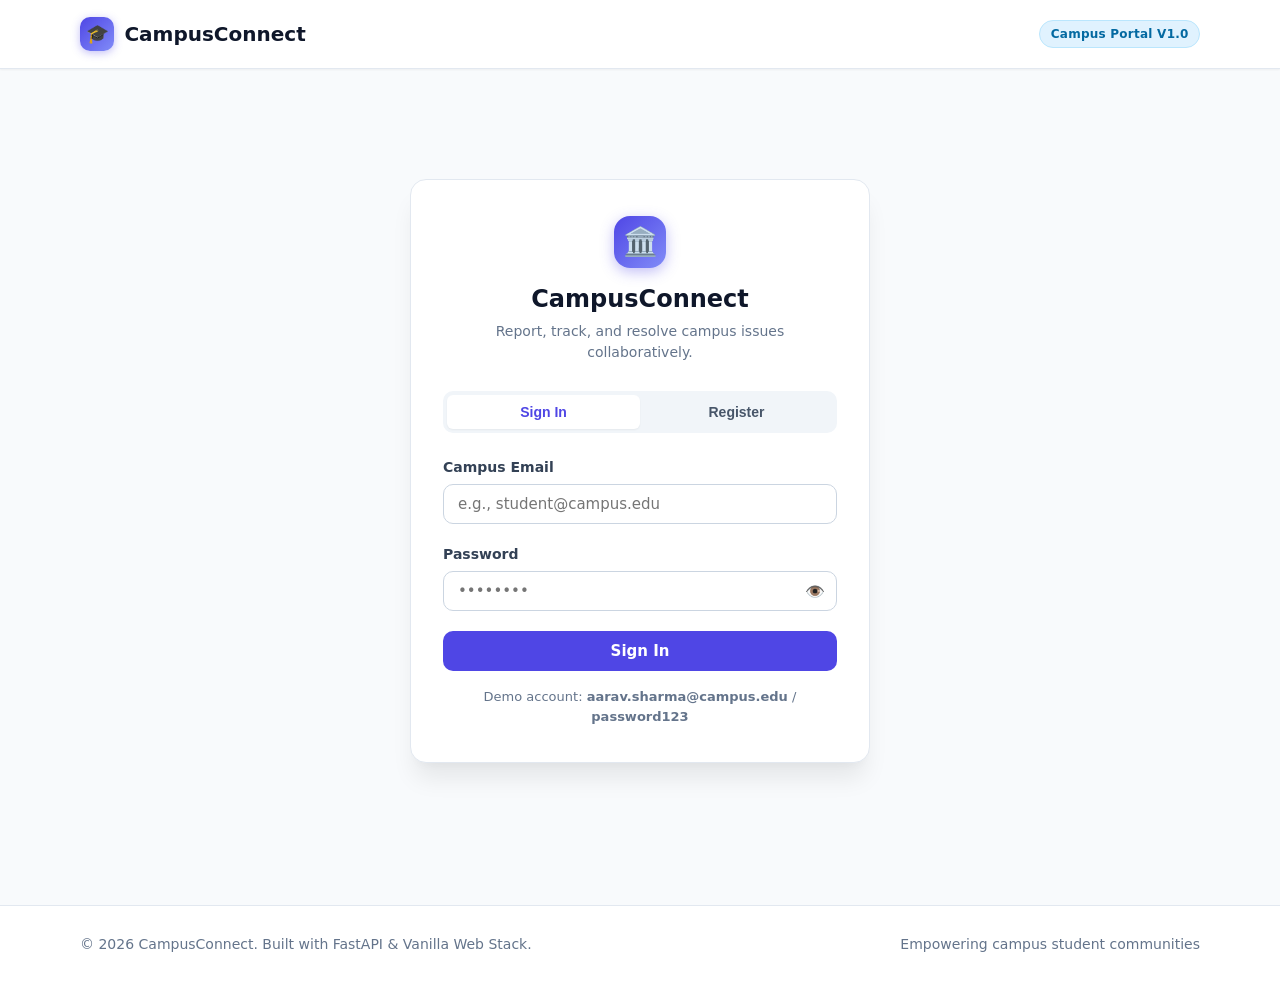
<file: frontend/index.html>
<!DOCTYPE html>
<html lang="en">
<head>
  <meta charset="UTF-8">
  <meta name="viewport" content="width=device-width, initial-scale=1.0">
  <title>CampusConnect - Student Issue Reporting Portal</title>
  <link rel="stylesheet" href="css/style.css">
</head>
<body>

  <!-- Minimal Brand Header -->
  <header class="navbar">
    <div class="container nav-container">
      <a href="index.html" class="brand">
        <span class="brand-icon">🎓</span>
        <span>CampusConnect</span>
      </a>
      <div class="nav-user">
        <span class="badge badge-category-campus">Campus Portal v1.0</span>
      </div>
    </div>
  </header>

  <!-- Main Auth Container -->
  <main class="main-content">
    <div class="container auth-wrapper">
      <div class="auth-card">
        
        <div class="auth-header">
          <div class="auth-logo">🏛️</div>
          <h1>CampusConnect</h1>
          <p>Report, track, and resolve campus issues collaboratively.</p>
        </div>

        <!-- Auth Tabs Toggle -->
        <div class="auth-tabs" role="tablist">
          <button id="tab-login" class="auth-tab-btn active" role="tab" type="button">Sign In</button>
          <button id="tab-register" class="auth-tab-btn" role="tab" type="button">Register</button>
        </div>

        <!-- Login Form -->
        <form id="login-form">
          <div class="form-group">
            <label for="login-email" class="form-label">Campus Email</label>
            <input 
              type="email" 
              id="login-email" 
              class="form-control" 
              placeholder="e.g., student@campus.edu" 
              required
              autocomplete="email"
            >
          </div>

          <div class="form-group">
            <label for="login-password" class="form-label">Password</label>
            <div style="position: relative;">
              <input 
                type="password" 
                id="login-password" 
                class="form-control" 
                placeholder="••••••••" 
                required
                autocomplete="current-password"
                style="padding-right: 2.5rem;"
              >
              <button 
                type="button" 
                id="toggle-login-password" 
                style="position: absolute; right: 0.75rem; top: 50%; transform: translateY(-50%); background: none; border: none; cursor: pointer; font-size: 1rem;"
                title="Toggle password visibility"
              >👁️</button>
            </div>
          </div>

          <button type="submit" id="login-submit-btn" class="btn btn-primary btn-block">
            Sign In
          </button>

          <p class="form-hint" style="text-align: center; margin-top: 1rem;">
            Demo account: <strong>aarav.sharma@campus.edu</strong> / <strong>password123</strong>
          </p>
        </form>

        <!-- Register Form (Hidden by default) -->
        <form id="register-form" style="display: none;">
          <div class="form-group">
            <label for="reg-name" class="form-label">Full Name</label>
            <input 
              type="text" 
              id="reg-name" 
              class="form-control" 
              placeholder="e.g., Jane Doe" 
              required
              autocomplete="name"
            >
          </div>

          <div class="form-group">
            <label for="reg-email" class="form-label">Campus Email</label>
            <input 
              type="email" 
              id="reg-email" 
              class="form-control" 
              placeholder="e.g., jane.doe@campus.edu" 
              required
              autocomplete="email"
            >
          </div>

          <div class="form-group">
            <label for="reg-dept" class="form-label">Department / Year</label>
            <input 
              type="text" 
              id="reg-dept" 
              class="form-control" 
              placeholder="e.g., Mechanical Eng - 2nd Year" 
              required
            >
          </div>

          <div class="form-group">
            <label for="reg-password" class="form-label">Password</label>
            <div style="position: relative;">
              <input 
                type="password" 
                id="reg-password" 
                class="form-control" 
                placeholder="At least 6 characters" 
                minlength="6" 
                required
                autocomplete="new-password"
                style="padding-right: 2.5rem;"
              >
              <button 
                type="button" 
                id="toggle-reg-password" 
                style="position: absolute; right: 0.75rem; top: 50%; transform: translateY(-50%); background: none; border: none; cursor: pointer; font-size: 1rem;"
                title="Toggle password visibility"
              >👁️</button>
            </div>
          </div>

          <div class="form-group">
            <label for="reg-confirm-password" class="form-label">Confirm Password</label>
            <div style="position: relative;">
              <input 
                type="password" 
                id="reg-confirm-password" 
                class="form-control" 
                placeholder="Re-type password" 
                minlength="6" 
                required
                autocomplete="new-password"
                style="padding-right: 2.5rem;"
              >
              <button 
                type="button" 
                id="toggle-reg-confirm-password" 
                style="position: absolute; right: 0.75rem; top: 50%; transform: translateY(-50%); background: none; border: none; cursor: pointer; font-size: 1rem;"
                title="Toggle password visibility"
              >👁️</button>
            </div>
          </div>

          <button type="submit" id="reg-submit-btn" class="btn btn-primary btn-block">
            Create Account
          </button>
        </form>

      </div>
    </div>
  </main>

  <!-- Footer -->
  <footer class="footer">
    <div class="container footer-content">
      <span>&copy; 2026 CampusConnect. Built with FastAPI & Vanilla Web Stack.</span>
      <span>Empowering campus student communities</span>
    </div>
  </footer>

  <!-- Scripts -->
  <script src="js/api.js"></script>
  <script src="js/auth.js"></script>
</body>
</html>
</file>
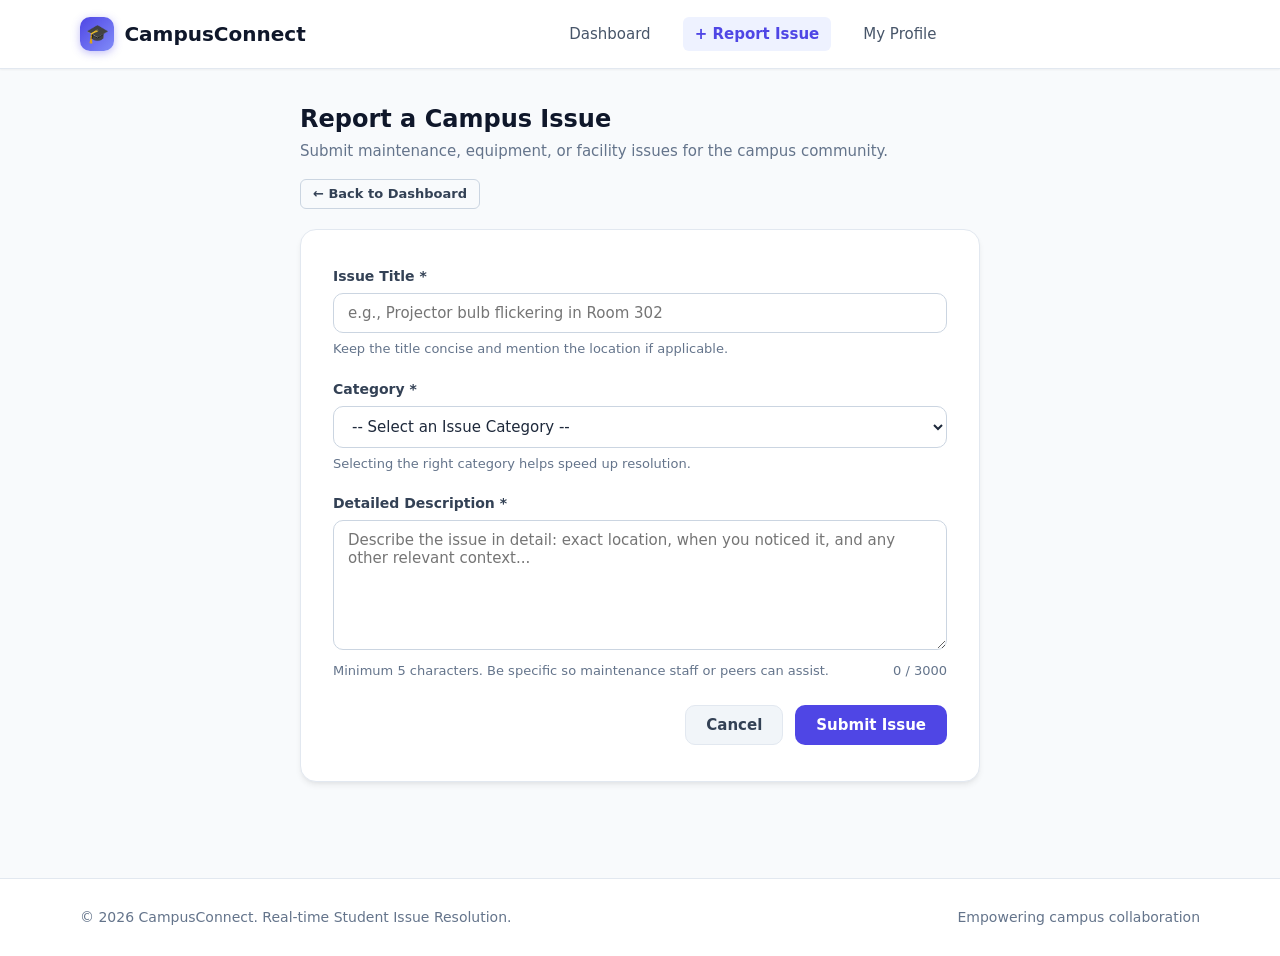
<file: frontend/create-issue.html>
<!DOCTYPE html>
<html lang="en">
<head>
  <meta charset="UTF-8">
  <meta name="viewport" content="width=device-width, initial-scale=1.0">
  <title>CampusConnect - Report an Issue</title>
  <link rel="stylesheet" href="css/style.css">
</head>
<body>

  <!-- Top Navigation Bar -->
  <header class="navbar">
    <div class="container nav-container">
      <a href="dashboard.html" class="brand">
        <span class="brand-icon">🎓</span>
        <span>CampusConnect</span>
      </a>

      <nav aria-label="Main Navigation">
        <ul class="nav-links">
          <li><a href="dashboard.html" class="nav-link">Dashboard</a></li>
          <li><a href="create-issue.html" class="nav-link active">+ Report Issue</a></li>
          <li><a href="profile.html" class="nav-link">My Profile</a></li>
        </ul>
      </nav>

      <div class="nav-user" id="nav-user-container"></div>
    </div>
  </header>

  <!-- Main Content -->
  <main class="main-content">
    <div class="container">
      <div style="max-width: 680px; margin: 0 auto;">
        
        <div class="section-header" style="margin-bottom: 1.25rem;">
          <div>
            <h1 class="section-title">Report a Campus Issue</h1>
            <p class="section-desc">Submit maintenance, equipment, or facility issues for the campus community.</p>
          </div>
          <div>
            <a href="dashboard.html" class="btn btn-outline btn-sm">&larr; Back to Dashboard</a>
          </div>
        </div>

        <div class="detail-card">
          <form id="create-issue-form">
            
            <div class="form-group">
              <label for="issue-title" class="form-label">Issue Title *</label>
              <input 
                type="text" 
                id="issue-title" 
                class="form-control" 
                placeholder="e.g., Projector bulb flickering in Room 302" 
                required 
                minlength="3" 
                maxlength="150"
              >
              <p class="form-hint">Keep the title concise and mention the location if applicable.</p>
            </div>

            <div class="form-group">
              <label for="issue-category" class="form-label">Category *</label>
              <select id="issue-category" class="form-select" required>
                <option value="" disabled selected>-- Select an Issue Category --</option>
                <option value="Classroom">Classroom (e.g., Fan not working, Light issue, Projector problem)</option>
                <option value="Campus">Campus (e.g., Wi-Fi not working, Cleanliness issue, Water cooler)</option>
                <option value="Lost & Found">Lost & Found (e.g., Lost ID card, Found water bottle, Lost notebook)</option>
                <option value="General">General (e.g., Library issue, Lab equipment, Other campus problem)</option>
              </select>
              <p class="form-hint">Selecting the right category helps speed up resolution.</p>
            </div>

            <div class="form-group">
              <label for="issue-description" class="form-label">Detailed Description *</label>
              <textarea 
                id="issue-description" 
                class="form-control" 
                rows="6" 
                placeholder="Describe the issue in detail: exact location, when you noticed it, and any other relevant context..." 
                required 
                minlength="5" 
                maxlength="3000"
              ></textarea>
              <div style="display: flex; justify-content: space-between; align-items: center; margin-top: 0.25rem;">
                <p class="form-hint" style="margin: 0;">Minimum 5 characters. Be specific so maintenance staff or peers can assist.</p>
                <span id="char-counter" style="font-size: 0.8125rem; color: var(--slate-500); font-weight: 500;">0 / 3000</span>
              </div>
            </div>

            <div style="display: flex; gap: 0.75rem; justify-content: flex-end; margin-top: 1.5rem;">
              <a href="dashboard.html" class="btn btn-secondary">Cancel</a>
              <button type="submit" id="submit-issue-btn" class="btn btn-primary">
                Submit Issue
              </button>
            </div>

          </form>
        </div>

      </div>
    </div>
  </main>

  <!-- Footer -->
  <footer class="footer">
    <div class="container footer-content">
      <span>&copy; 2026 CampusConnect. Real-time Student Issue Resolution.</span>
      <span>Empowering campus collaboration</span>
    </div>
  </footer>

  <!-- Scripts -->
  <script src="js/api.js"></script>
  <script src="js/auth.js"></script>
  <script src="js/create_issue.js"></script>
</body>
</html>
</file>
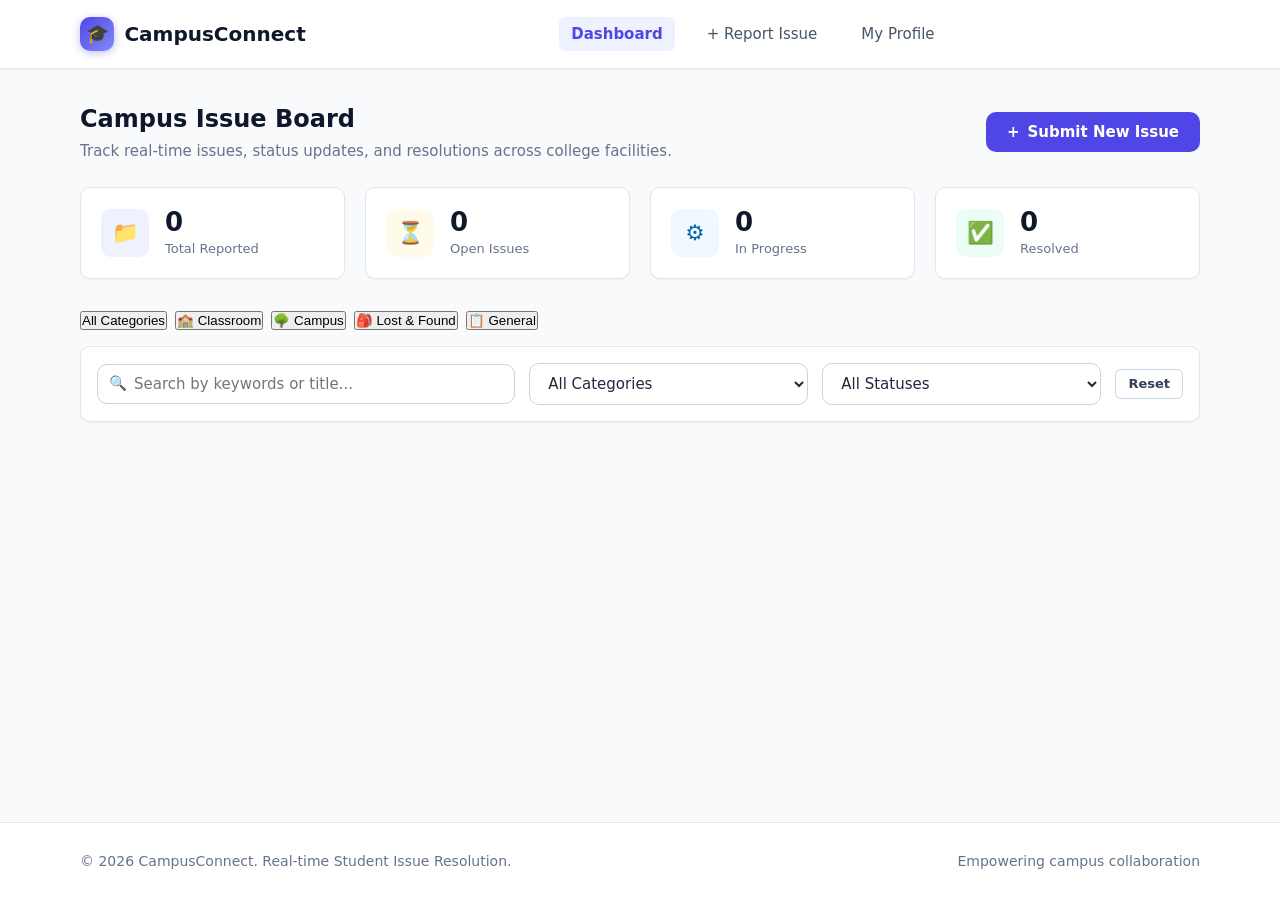
<file: frontend/dashboard.html>
<!DOCTYPE html>
<html lang="en">
<head>
  <meta charset="UTF-8">
  <meta name="viewport" content="width=device-width, initial-scale=1.0">
  <title>CampusConnect - Issues Dashboard</title>
  <link rel="stylesheet" href="css/style.css">
</head>
<body>

  <!-- Top Navigation Bar -->
  <header class="navbar">
    <div class="container nav-container">
      <a href="dashboard.html" class="brand">
        <span class="brand-icon">🎓</span>
        <span>CampusConnect</span>
      </a>

      <nav aria-label="Main Navigation">
        <ul class="nav-links">
          <li><a href="dashboard.html" class="nav-link active">Dashboard</a></li>
          <li><a href="create-issue.html" class="nav-link">+ Report Issue</a></li>
          <li><a href="profile.html" class="nav-link">My Profile</a></li>
        </ul>
      </nav>

      <div class="nav-user" id="nav-user-container">
        <!-- Rendered dynamically by auth.initNav() -->
      </div>
    </div>
  </header>

  <!-- Main Dashboard Content -->
  <main class="main-content">
    <div class="container">
      
      <!-- Page Header -->
      <div class="section-header">
        <div>
          <h1 class="section-title">Campus Issue Board</h1>
          <p class="section-desc">Track real-time issues, status updates, and resolutions across college facilities.</p>
        </div>
        <div>
          <a href="create-issue.html" class="btn btn-primary">
            <span>+</span> Submit New Issue
          </a>
        </div>
      </div>

      <!-- Statistics Summary Cards -->
      <section class="stats-grid" aria-label="Issues Summary Metrics">
        <div class="stat-card">
          <div class="stat-icon stat-icon-total">📁</div>
          <div>
            <div class="stat-value" id="stat-total">0</div>
            <div class="stat-label">Total Reported</div>
          </div>
        </div>

        <div class="stat-card">
          <div class="stat-icon stat-icon-open">⏳</div>
          <div>
            <div class="stat-value" id="stat-open">0</div>
            <div class="stat-label">Open Issues</div>
          </div>
        </div>

        <div class="stat-card">
          <div class="stat-icon stat-icon-progress">⚙️</div>
          <div>
            <div class="stat-value" id="stat-progress">0</div>
            <div class="stat-label">In Progress</div>
          </div>
        </div>

        <div class="stat-card">
          <div class="stat-icon stat-icon-resolved">✅</div>
          <div>
            <div class="stat-value" id="stat-resolved">0</div>
            <div class="stat-label">Resolved</div>
          </div>
        </div>
      </section>

      <!-- Category Quick Filter Chips (First-Year Viva UI Feature) -->
      <div class="category-chips-bar" style="display: flex; gap: 0.5rem; flex-wrap: wrap; margin-bottom: 1rem;">
        <button type="button" class="chip active" data-category="">All Categories</button>
        <button type="button" class="chip" data-category="Classroom">🏫 Classroom</button>
        <button type="button" class="chip" data-category="Campus">🌳 Campus</button>
        <button type="button" class="chip" data-category="Lost & Found">🎒 Lost & Found</button>
        <button type="button" class="chip" data-category="General">📋 General</button>
      </div>

      <!-- Filters & Search Toolbar -->
      <section class="filter-bar" aria-label="Issue Filters">
        <div class="search-input-wrapper">
          <span class="search-icon">🔍</span>
          <input 
            type="text" 
            id="filter-search" 
            class="form-control" 
            placeholder="Search by keywords or title..." 
            aria-label="Search issues"
          >
        </div>

        <div class="filter-item">
          <select id="filter-category" class="form-select" aria-label="Filter by Category">
            <option value="">All Categories</option>
            <option value="Classroom">Classroom</option>
            <option value="Campus">Campus</option>
            <option value="Lost & Found">Lost & Found</option>
            <option value="General">General</option>
          </select>
        </div>

        <div class="filter-item">
          <select id="filter-status" class="form-select" aria-label="Filter by Status">
            <option value="">All Statuses</option>
            <option value="Open">Open</option>
            <option value="In Progress">In Progress</option>
            <option value="Resolved">Resolved</option>
          </select>
        </div>

        <div>
          <button id="filter-reset" class="btn btn-outline btn-sm" type="button">
            Reset
          </button>
        </div>
      </section>

      <!-- Issues Grid -->
      <section id="issues-container" class="issues-grid" aria-live="polite">
        <!-- Issues populated dynamically by js/dashboard.js -->
      </section>

    </div>
  </main>

  <!-- Footer -->
  <footer class="footer">
    <div class="container footer-content">
      <span>&copy; 2026 CampusConnect. Real-time Student Issue Resolution.</span>
      <span>Empowering campus collaboration</span>
    </div>
  </footer>

  <!-- Scripts -->
  <script src="js/api.js"></script>
  <script src="js/auth.js"></script>
  <script src="js/dashboard.js"></script>
</body>
</html>
</file>
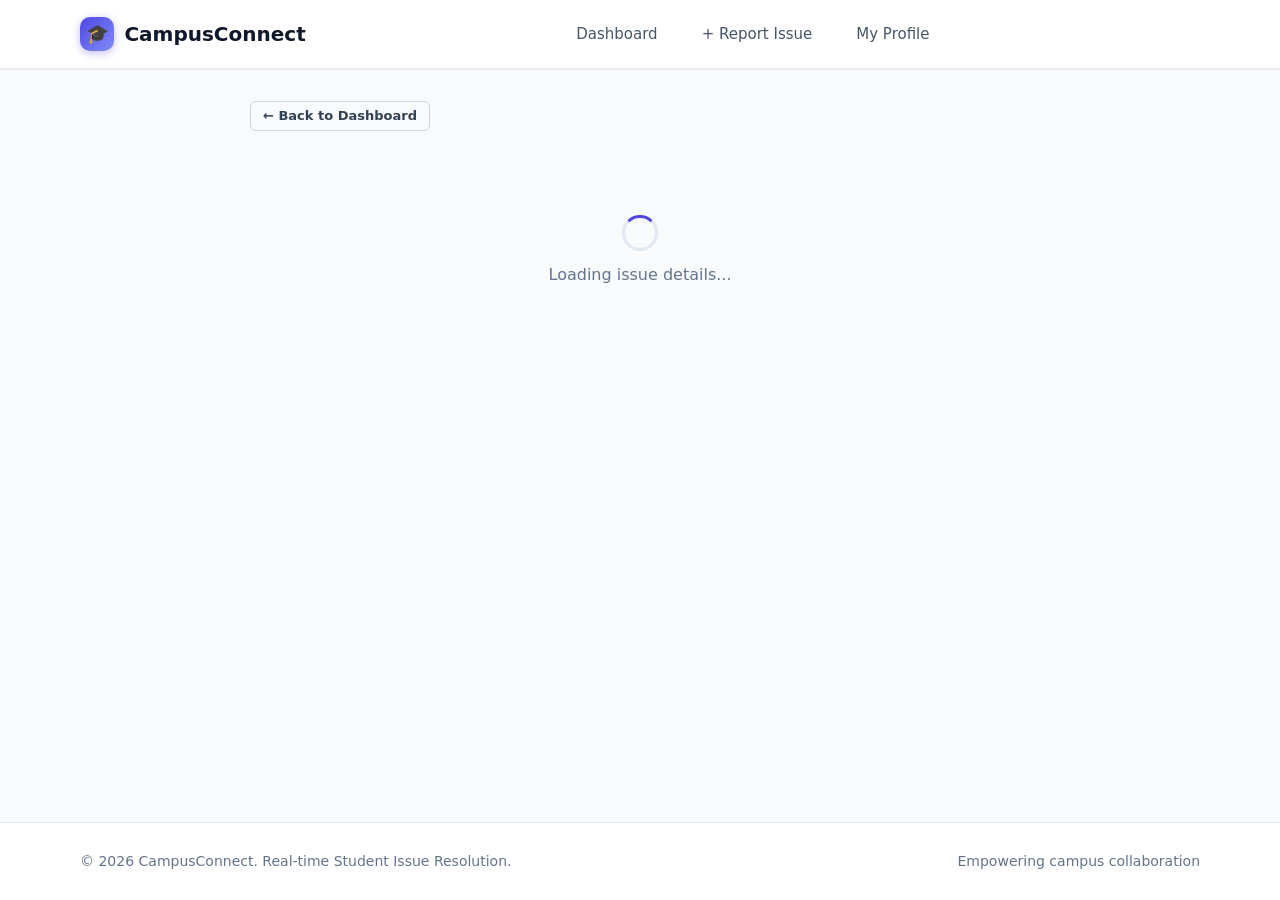
<file: frontend/issue-detail.html>
<!DOCTYPE html>
<html lang="en">
<head>
  <meta charset="UTF-8">
  <meta name="viewport" content="width=device-width, initial-scale=1.0">
  <title>CampusConnect - Issue Details</title>
  <link rel="stylesheet" href="css/style.css">
</head>
<body>

  <!-- Top Navigation Bar -->
  <header class="navbar">
    <div class="container nav-container">
      <a href="dashboard.html" class="brand">
        <span class="brand-icon">🎓</span>
        <span>CampusConnect</span>
      </a>

      <nav aria-label="Main Navigation">
        <ul class="nav-links">
          <li><a href="dashboard.html" class="nav-link">Dashboard</a></li>
          <li><a href="create-issue.html" class="nav-link">+ Report Issue</a></li>
          <li><a href="profile.html" class="nav-link">My Profile</a></li>
        </ul>
      </nav>

      <div class="nav-user" id="nav-user-container"></div>
    </div>
  </header>

  <!-- Main Content -->
  <main class="main-content">
    <div class="container">
      <div style="max-width: 780px; margin: 0 auto;">
        
        <div style="margin-bottom: 1.25rem;">
          <a href="dashboard.html" class="btn btn-outline btn-sm">&larr; Back to Dashboard</a>
        </div>

        <!-- Issue Detail Container -->
        <div id="detail-content">
          <div class="loading-spinner">
            <div class="spinner"></div>
            <p>Loading issue details...</p>
          </div>
        </div>

      </div>
    </div>
  </main>

  <!-- Footer -->
  <footer class="footer">
    <div class="container footer-content">
      <span>&copy; 2026 CampusConnect. Real-time Student Issue Resolution.</span>
      <span>Empowering campus collaboration</span>
    </div>
  </footer>

  <!-- Scripts -->
  <script src="js/api.js?v=2"></script>
  <script src="js/auth.js?v=2"></script>
  <script>
    document.addEventListener("DOMContentLoaded", async () => {
      // Require auth
      if (!auth.requireAuth()) return;

      // Ensure fresh user info from server so user id is always up to date
      try {
        const freshUser = await api.getMe();
        if (freshUser) auth.setCurrentUser(freshUser);
      } catch (e) {
        console.warn("Could not refresh current user profile", e);
      }

      const detailContainer = document.getElementById("detail-content");
      const urlParams = new URLSearchParams(window.location.search);
      const issueId = urlParams.get("id");

      if (!issueId) {
        detailContainer.innerHTML = `
          <div class="empty-state">
            <div class="empty-state-icon">❓</div>
            <h3>No Issue Specified</h3>
            <p>Please select an issue from the dashboard to view its full details.</p>
            <a href="dashboard.html" class="btn btn-primary btn-sm">Go to Dashboard</a>
          </div>
        `;
        return;
      }

      function formatDate(isoString) {
        if (!isoString) return "N/A";
        try {
          const d = new Date(isoString);
          return d.toLocaleDateString(undefined, {
            month: "short",
            day: "numeric",
            year: "numeric",
            hour: "2-digit",
            minute: "2-digit"
          });
        } catch {
          return isoString;
        }
      }

      function getCategoryBadgeClass(category) {
        const slug = category.toLowerCase().replace(/[^a-z0-9]/g, "-");
        return `badge-category-${slug}`;
      }

      function getStatusBadgeClass(status) {
        const slug = status.toLowerCase().replace(/\s+/g, "-");
        return `badge-status-${slug}`;
      }

      async function loadIssueDetail() {
        try {
          const issue = await api.getIssue(issueId);
          renderDetail(issue);
        } catch (err) {
          detailContainer.innerHTML = `
            <div class="empty-state">
              <div class="empty-state-icon">⚠️</div>
              <h3>Issue Not Found</h3>
              <p>${err.message || "The requested issue could not be found or has been removed."}</p>
              <a href="dashboard.html" class="btn btn-primary btn-sm">Return to Dashboard</a>
            </div>
          `;
        }
      }

      function renderDetail(issue) {
        detailContainer.innerHTML = "";

        const card = document.createElement("div");
        card.className = "detail-card";

        // Header
        const header = document.createElement("div");
        header.className = "detail-header";

        const badges = document.createElement("div");
        badges.className = "detail-badges";

        const categoryBadge = document.createElement("span");
        categoryBadge.className = `badge ${getCategoryBadgeClass(issue.category)}`;
        categoryBadge.textContent = issue.category;

        const statusBadge = document.createElement("span");
        statusBadge.id = "current-status-badge";
        statusBadge.className = `badge ${getStatusBadgeClass(issue.status)}`;
        statusBadge.textContent = issue.status;

        badges.appendChild(categoryBadge);
        badges.appendChild(statusBadge);

        const title = document.createElement("h1");
        title.className = "detail-title";
        title.textContent = issue.title;

        header.appendChild(badges);
        header.appendChild(title);

        // Meta Box
        const metaBox = document.createElement("div");
        metaBox.className = "detail-meta-box";

        metaBox.innerHTML = `
          <div>
            <div class="meta-item-label">Submitted By</div>
            <div class="meta-item-value" id="detail-submitter">👤 ${escapeHTML(issue.submitted_by_name || "Student")}</div>
          </div>
          <div>
            <div class="meta-item-label">Department / Year</div>
            <div class="meta-item-value">${escapeHTML(issue.submitted_by_department || "Campus")}</div>
          </div>
          <div>
            <div class="meta-item-label">Reported On</div>
            <div class="meta-item-value">${formatDate(issue.created_at)}</div>
          </div>
          <div>
            <div class="meta-item-label">Last Updated</div>
            <div class="meta-item-value" id="detail-updated">${formatDate(issue.updated_at)}</div>
          </div>
        `;

        // Description Body
        const body = document.createElement("div");
        body.className = "detail-body";
        body.textContent = issue.description;

        // Status Update Workflow Panel
        const updatePanel = document.createElement("div");
        updatePanel.className = "status-update-panel";

        // Check if the current logged-in student is the author of this issue
        const currentUser = auth.getCurrentUser();
        const isOwner = currentUser && (Number(currentUser.id) === Number(issue.user_id));

        updatePanel.innerHTML = `
          <div>
            <strong style="color: var(--slate-900); display: block; font-size: 0.9375rem;">Update Issue Status</strong>
            <span style="font-size: 0.8125rem; color: var(--slate-600);">Keep the campus community informed of the progress.</span>
          </div>
          <form id="status-form" class="status-update-form" style="display: flex; gap: 0.5rem; align-items: center; flex-wrap: wrap;">
            <select id="status-select" class="form-select" style="width: auto; min-width: 150px;">
              <option value="Open" ${issue.status === "Open" ? "selected" : ""}>Open</option>
              <option value="In Progress" ${issue.status === "In Progress" ? "selected" : ""}>In Progress</option>
              <option value="Resolved" ${issue.status === "Resolved" ? "selected" : ""}>Resolved</option>
            </select>
            <button type="submit" id="update-status-btn" class="btn btn-primary btn-sm">
              Update Status
            </button>
          </form>
        `;

        card.appendChild(header);
        card.appendChild(metaBox);
        card.appendChild(body);
        card.appendChild(updatePanel);

        // Add Delete Option Panel if the student is the author
        if (isOwner) {
          const deleteContainer = document.createElement("div");
          deleteContainer.style.marginTop = "1rem";
          deleteContainer.style.padding = "1rem 1.25rem";
          deleteContainer.style.backgroundColor = "var(--slate-50)";
          deleteContainer.style.borderRadius = "var(--radius-md)";
          deleteContainer.style.border = "1px solid var(--slate-200)";
          deleteContainer.style.display = "flex";
          deleteContainer.style.justifyContent = "space-between";
          deleteContainer.style.alignItems = "center";
          deleteContainer.style.flexWrap = "wrap";
          deleteContainer.style.gap = "0.75rem";

          deleteContainer.innerHTML = `
            <div>
              <strong style="color: #ef4444; font-size: 0.875rem; display: block;">Author Actions</strong>
              <span style="font-size: 0.8125rem; color: var(--slate-600);">You reported this issue. You can permanently remove it if it was resolved or created by mistake.</span>
            </div>
            <button type="button" id="delete-issue-btn" class="btn btn-sm" style="background-color: #ef4444; color: #ffffff; border: none;">
              🗑️ Delete Issue
            </button>
          `;

          card.appendChild(deleteContainer);
        }

        detailContainer.appendChild(card);

        // Bind Delete Issue Button (Only for Author)
        if (isOwner) {
          const deleteBtn = document.getElementById("delete-issue-btn");
          if (deleteBtn) {
            deleteBtn.onclick = async () => {
              const confirmed = window.confirm("Are you sure you want to delete this issue? This action cannot be undone.");
              if (!confirmed) return;

              deleteBtn.disabled = true;
              deleteBtn.textContent = "Deleting...";

              try {
                if (typeof api.deleteIssue === "function") {
                  await api.deleteIssue(issue.id);
                } else {
                  // Direct fetch fallback in case browser has an aggressively cached js/api.js file
                  const token = localStorage.getItem("cc_auth_token");
                  const resp = await fetch(`/api/issues/${issue.id}`, {
                    method: "DELETE",
                    headers: {
                      "Accept": "application/json",
                      "Authorization": `Bearer ${token}`
                    }
                  });
                  if (!resp.ok) {
                    const errData = await resp.json().catch(() => ({}));
                    throw new Error(errData.detail || "Failed to delete issue.");
                  }
                }
                showToast("Issue deleted successfully!", "success");
                setTimeout(() => {
                  window.location.href = "dashboard.html";
                }, 600);
              } catch (err) {
                showToast(err.message || "Failed to delete issue.", "error");
                deleteBtn.disabled = false;
                deleteBtn.textContent = "🗑️ Delete Issue";
              }
            };
          }
        }

        // Bind Status Update Form
        const statusForm = document.getElementById("status-form");
        const statusSelect = document.getElementById("status-select");
        const updateBtn = document.getElementById("update-status-btn");

        statusForm.addEventListener("submit", async (e) => {
          e.preventDefault();
          const newStatus = statusSelect.value;
          updateBtn.disabled = true;
          updateBtn.textContent = "Updating...";

          try {
            const updated = await api.updateIssueStatus(issue.id, newStatus);
            showToast(`Status updated to "${newStatus}"!`, "success");

            // Update DOM dynamically
            const badge = document.getElementById("current-status-badge");
            if (badge) {
              badge.className = `badge ${getStatusBadgeClass(updated.status)}`;
              badge.textContent = updated.status;
            }
            const updatedTime = document.getElementById("detail-updated");
            if (updatedTime) {
              updatedTime.textContent = formatDate(updated.updated_at);
            }
          } catch (err) {
            showToast(err.message || "Failed to update status.", "error");
          } finally {
            updateBtn.disabled = false;
            updateBtn.textContent = "Update Status";
          }
        });
      }

      function escapeHTML(str) {
        if (!str) return "";
        return str
          .replace(/&/g, "&amp;")
          .replace(/</g, "&lt;")
          .replace(/>/g, "&gt;")
          .replace(/"/g, "&quot;")
          .replace(/'/g, "&#039;");
      }

      await loadIssueDetail();
    });
  </script>
</body>
</html>
</file>
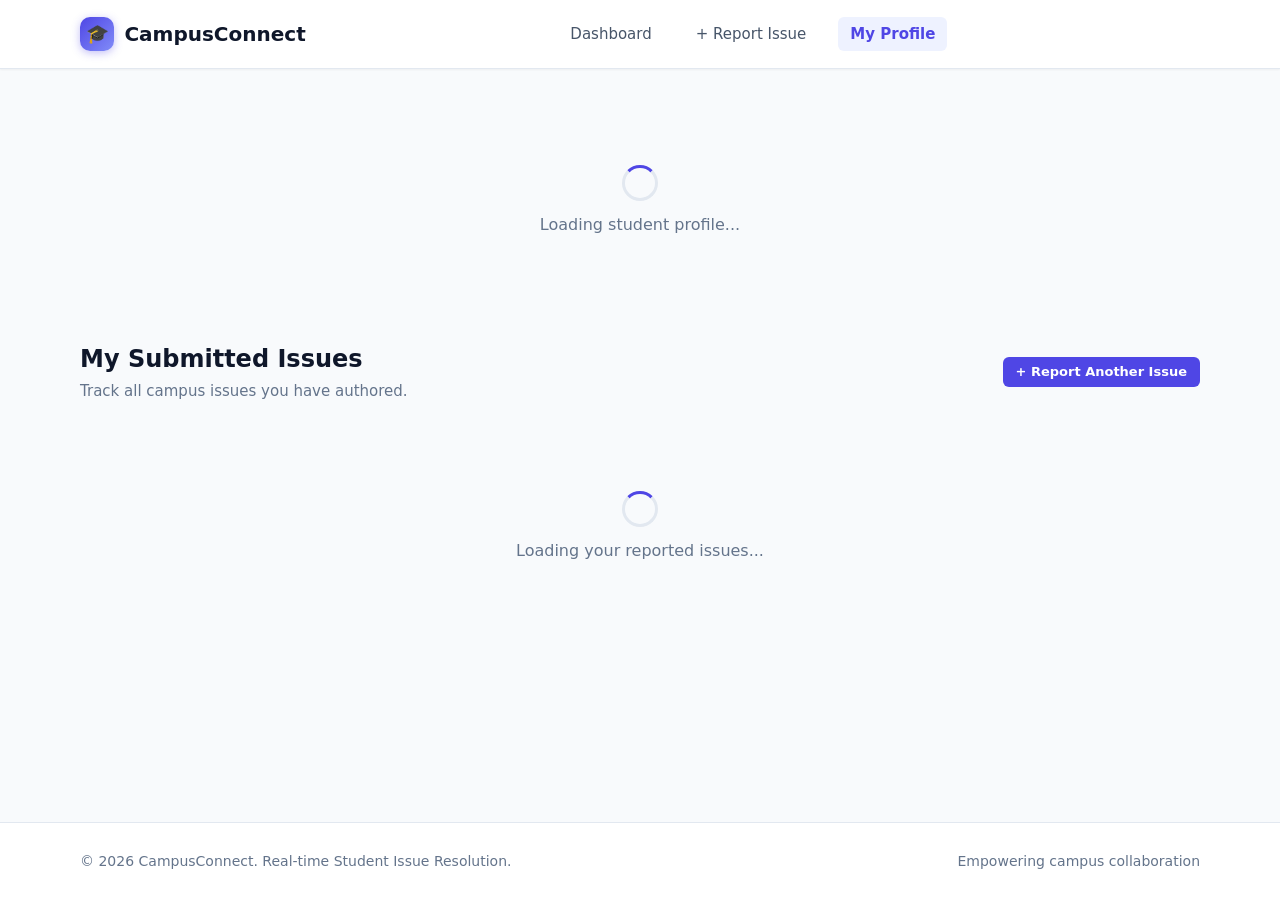
<file: frontend/profile.html>
<!DOCTYPE html>
<html lang="en">
<head>
  <meta charset="UTF-8">
  <meta name="viewport" content="width=device-width, initial-scale=1.0">
  <title>CampusConnect - Student Profile</title>
  <link rel="stylesheet" href="css/style.css">
</head>
<body>

  <!-- Top Navigation Bar -->
  <header class="navbar">
    <div class="container nav-container">
      <a href="dashboard.html" class="brand">
        <span class="brand-icon">🎓</span>
        <span>CampusConnect</span>
      </a>

      <nav aria-label="Main Navigation">
        <ul class="nav-links">
          <li><a href="dashboard.html" class="nav-link">Dashboard</a></li>
          <li><a href="create-issue.html" class="nav-link">+ Report Issue</a></li>
          <li><a href="profile.html" class="nav-link active">My Profile</a></li>
        </ul>
      </nav>

      <div class="nav-user" id="nav-user-container"></div>
    </div>
  </header>

  <!-- Main Content -->
  <main class="main-content">
    <div class="container">
      
      <!-- Student Profile Card -->
      <section id="profile-container" aria-label="Student Profile Information">
        <div class="loading-spinner">
          <div class="spinner"></div>
          <p>Loading student profile...</p>
        </div>
      </section>

      <!-- Submissions Section -->
      <section style="margin-top: 2.5rem;">
        <div class="section-header">
          <div>
            <h2 class="section-title">My Submitted Issues</h2>
            <p class="section-desc">Track all campus issues you have authored.</p>
          </div>
          <div>
            <a href="create-issue.html" class="btn btn-primary btn-sm">+ Report Another Issue</a>
          </div>
        </div>

        <div id="user-issues-container" class="issues-grid">
          <div class="loading-spinner">
            <div class="spinner"></div>
            <p>Loading your reported issues...</p>
          </div>
        </div>
      </section>

    </div>
  </main>

  <!-- Footer -->
  <footer class="footer">
    <div class="container footer-content">
      <span>&copy; 2026 CampusConnect. Real-time Student Issue Resolution.</span>
      <span>Empowering campus collaboration</span>
    </div>
  </footer>

  <!-- Scripts -->
  <script src="js/api.js"></script>
  <script src="js/auth.js"></script>
  <script>
    document.addEventListener("DOMContentLoaded", async () => {
      if (!auth.requireAuth()) return;

      const profileContainer = document.getElementById("profile-container");
      const userIssuesContainer = document.getElementById("user-issues-container");

      function formatDate(isoString) {
        if (!isoString) return "";
        try {
          const d = new Date(isoString);
          return d.toLocaleDateString(undefined, {
            month: "short",
            day: "numeric",
            year: "numeric"
          });
        } catch {
          return isoString;
        }
      }

      function getCategoryBadgeClass(category) {
        const slug = category.toLowerCase().replace(/[^a-z0-9]/g, "-");
        return `badge-category-${slug}`;
      }

      function getStatusBadgeClass(status) {
        const slug = status.toLowerCase().replace(/\s+/g, "-");
        return `badge-status-${slug}`;
      }

      try {
        // Fetch current profile from backend
        const user = await api.getMe();
        auth.setCurrentUser(user);

        const initial = user.full_name ? user.full_name.charAt(0).toUpperCase() : "S";

        profileContainer.innerHTML = `
          <div class="profile-card">
            <div class="profile-avatar-large">${initial}</div>
            <div class="profile-info">
              <h2>${escapeHTML(user.full_name)}</h2>
              <p>📧 ${escapeHTML(user.email)}</p>
              <div class="profile-department">🏛️ ${escapeHTML(user.department)}</div>
              <p style="font-size: 0.8125rem; color: var(--slate-400); margin-top: 0.5rem;">
                Member since: ${formatDate(user.created_at)}
              </p>
            </div>
          </div>
        `;

        // Fetch issues authored by this student
        const myIssues = await api.getIssues({ userId: user.id });

        userIssuesContainer.innerHTML = "";
        if (!myIssues || myIssues.length === 0) {
          userIssuesContainer.innerHTML = `
            <div class="empty-state">
              <div class="empty-state-icon">📝</div>
              <h3>No Issues Reported Yet</h3>
              <p>You haven't reported any campus issues yet. Found something that needs attention around campus?</p>
              <a href="create-issue.html" class="btn btn-primary btn-sm">+ Report First Issue</a>
            </div>
          `;
          return;
        }

        myIssues.forEach((issue) => {
          const card = document.createElement("article");
          card.className = "issue-card";
          card.setAttribute("role", "button");
          card.setAttribute("tabindex", "0");
          card.title = `View details for #${issue.id}`;

          card.innerHTML = `
            <div class="issue-card-header">
              <span class="badge ${getCategoryBadgeClass(issue.category)}">${escapeHTML(issue.category)}</span>
              <span class="badge ${getStatusBadgeClass(issue.status)}">${escapeHTML(issue.status)}</span>
            </div>
            <h3 class="issue-card-title">${escapeHTML(issue.title)}</h3>
            <p class="issue-card-desc">${escapeHTML(issue.description)}</p>
            <div class="issue-card-footer">
              <span class="issue-meta-user">Status: <strong>${escapeHTML(issue.status)}</strong></span>
              <span class="issue-meta-date">${formatDate(issue.created_at)}</span>
            </div>
          `;

          const navigate = () => {
            window.location.href = `issue-detail.html?id=${issue.id}`;
          };
          card.addEventListener("click", navigate);
          card.addEventListener("keydown", (e) => {
            if (e.key === "Enter" || e.key === " ") {
              e.preventDefault();
              navigate();
            }
          });

          userIssuesContainer.appendChild(card);
        });

      } catch (err) {
        profileContainer.innerHTML = `
          <div class="empty-state">
            <div class="empty-state-icon">⚠️</div>
            <h3>Failed to Load Profile</h3>
            <p>${err.message || "Could not retrieve student details."}</p>
          </div>
        `;
      }

      function escapeHTML(str) {
        if (!str) return "";
        return str
          .replace(/&/g, "&amp;")
          .replace(/</g, "&lt;")
          .replace(/>/g, "&gt;")
          .replace(/"/g, "&quot;")
          .replace(/'/g, "&#039;");
      }
    });
  </script>
</body>
</html>
</file>
<file: frontend/css/style.css>
/* ==========================================================================
   CampusConnect - Modern Unified Vanilla CSS Stylesheet
   ========================================================================== */

:root {
  /* Color Palette */
  --primary: #4f46e5;
  --primary-hover: #4338ca;
  --primary-light: #eef2ff;
  --primary-glow: rgba(79, 70, 229, 0.18);

  --slate-950: #020617;
  --slate-900: #0f172a;
  --slate-800: #1e293b;
  --slate-700: #334155;
  --slate-600: #475569;
  --slate-500: #64748b;
  --slate-400: #94a3b8;
  --slate-300: #cbd5e1;
  --slate-200: #e2e8f0;
  --slate-100: #f1f5f9;
  --slate-50: #f8fafc;
  --white: #ffffff;

  /* Semantic Colors */
  --success: #10b981;
  --success-bg: #ecfdf5;
  --success-text: #047857;
  --success-border: #a7f3d0;

  --warning: #f59e0b;
  --warning-bg: #fffbeb;
  --warning-text: #b45309;
  --warning-border: #fde68a;

  --info: #0284c7;
  --info-bg: #f0f9ff;
  --info-text: #0369a1;
  --info-border: #bae6fd;

  --danger: #ef4444;
  --danger-bg: #fef2f2;
  --danger-text: #b91c1c;
  --danger-border: #fecaca;

  /* Typography */
  --font-sans: system-ui, -apple-system, BlinkMacSystemFont, "Segoe UI", Roboto, Oxygen, Ubuntu, Cantarell, "Open Sans", "Helvetica Neue", sans-serif;
  
  /* Shadows & Radius */
  --radius-sm: 6px;
  --radius-md: 10px;
  --radius-lg: 16px;
  --radius-full: 9999px;

  --shadow-sm: 0 1px 2px 0 rgba(0, 0, 0, 0.05);
  --shadow-md: 0 4px 6px -1px rgba(0, 0, 0, 0.07), 0 2px 4px -2px rgba(0, 0, 0, 0.05);
  --shadow-lg: 0 10px 15px -3px rgba(0, 0, 0, 0.08), 0 4px 6px -4px rgba(0, 0, 0, 0.04);
  --shadow-xl: 0 20px 25px -5px rgba(0, 0, 0, 0.08), 0 8px 10px -6px rgba(0, 0, 0, 0.03);

  --transition: all 0.2s cubic-bezier(0.16, 1, 0.3, 1);
}

/* -------------------------------------------------------------
   Base Reset
   ------------------------------------------------------------- */
*, *::before, *::after {
  box-sizing: border-box;
  margin: 0;
  padding: 0;
}

html {
  font-size: 16px;
  scroll-behavior: smooth;
}

body {
  font-family: var(--font-sans);
  background-color: var(--slate-50);
  color: var(--slate-800);
  line-height: 1.5;
  min-height: 100vh;
  display: flex;
  flex-direction: column;
}

a {
  color: var(--primary);
  text-decoration: none;
  transition: var(--transition);
}

a:hover {
  color: var(--primary-hover);
  text-decoration: underline;
}

/* -------------------------------------------------------------
   Layout & Container
   ------------------------------------------------------------- */
.container {
  width: 100%;
  max-width: 1160px;
  margin: 0 auto;
  padding: 0 1.25rem;
}

.main-content {
  flex: 1;
  padding: 2rem 0 4rem;
}

/* -------------------------------------------------------------
   Navigation Bar
   ------------------------------------------------------------- */
.navbar {
  background-color: var(--white);
  border-bottom: 1px solid var(--slate-200);
  position: sticky;
  top: 0;
  z-index: 100;
  box-shadow: var(--shadow-sm);
}

.nav-container {
  display: flex;
  align-items: center;
  justify-content: space-between;
  height: 68px;
}

.brand {
  display: flex;
  align-items: center;
  gap: 0.65rem;
  font-weight: 700;
  font-size: 1.25rem;
  color: var(--slate-900);
  text-decoration: none !important;
}

.brand-icon {
  width: 34px;
  height: 34px;
  background: linear-gradient(135deg, var(--primary), #818cf8);
  color: var(--white);
  border-radius: var(--radius-md);
  display: flex;
  align-items: center;
  justify-content: center;
  font-size: 1.15rem;
  box-shadow: 0 2px 8px rgba(79, 70, 229, 0.35);
}

.nav-links {
  display: flex;
  align-items: center;
  list-style: none;
  gap: 1.25rem;
}

.nav-link {
  color: var(--slate-600);
  font-weight: 500;
  font-size: 0.9375rem;
  padding: 0.5rem 0.75rem;
  border-radius: var(--radius-sm);
  text-decoration: none !important;
  transition: var(--transition);
}

.nav-link:hover {
  color: var(--primary);
  background-color: var(--slate-100);
}

.nav-link.active {
  color: var(--primary);
  background-color: var(--primary-light);
  font-weight: 600;
}

.nav-user {
  display: flex;
  align-items: center;
  gap: 0.85rem;
}

.user-badge {
  display: flex;
  align-items: center;
  gap: 0.5rem;
  background-color: var(--slate-100);
  padding: 0.35rem 0.75rem;
  border-radius: var(--radius-full);
  font-size: 0.875rem;
  color: var(--slate-700);
  font-weight: 500;
}

.user-avatar-circle {
  width: 24px;
  height: 24px;
  background-color: var(--primary);
  color: var(--white);
  border-radius: 50%;
  display: inline-flex;
  align-items: center;
  justify-content: center;
  font-size: 0.75rem;
  font-weight: 700;
}

/* -------------------------------------------------------------
   Buttons
   ------------------------------------------------------------- */
.btn {
  display: inline-flex;
  align-items: center;
  justify-content: center;
  gap: 0.5rem;
  font-family: inherit;
  font-size: 0.9375rem;
  font-weight: 600;
  padding: 0.625rem 1.25rem;
  border-radius: var(--radius-md);
  border: 1px solid transparent;
  cursor: pointer;
  transition: var(--transition);
  text-decoration: none !important;
  line-height: 1.2;
}

.btn:disabled {
  opacity: 0.6;
  cursor: not-allowed;
}

.btn-primary {
  background-color: var(--primary);
  color: var(--white);
}

.btn-primary:hover:not(:disabled) {
  background-color: var(--primary-hover);
  box-shadow: 0 4px 12px var(--primary-glow);
}

.btn-secondary {
  background-color: var(--slate-100);
  color: var(--slate-700);
  border-color: var(--slate-200);
}

.btn-secondary:hover:not(:disabled) {
  background-color: var(--slate-200);
  color: var(--slate-900);
}

.btn-outline {
  background-color: transparent;
  color: var(--slate-700);
  border-color: var(--slate-300);
}

.btn-outline:hover:not(:disabled) {
  background-color: var(--slate-100);
  border-color: var(--slate-400);
  color: var(--slate-900);
}

.btn-danger {
  background-color: var(--danger);
  color: var(--white);
}

.btn-danger:hover:not(:disabled) {
  background-color: #dc2626;
}

.btn-sm {
  font-size: 0.8125rem;
  padding: 0.4rem 0.75rem;
  border-radius: var(--radius-sm);
}

.btn-block {
  width: 100%;
}

/* -------------------------------------------------------------
   Forms & Controls
   ------------------------------------------------------------- */
.form-group {
  margin-bottom: 1.25rem;
}

.form-label {
  display: block;
  font-size: 0.875rem;
  font-weight: 600;
  color: var(--slate-700);
  margin-bottom: 0.4rem;
}

.form-control,
.form-select,
textarea.form-control {
  width: 100%;
  font-family: inherit;
  font-size: 0.9375rem;
  padding: 0.625rem 0.875rem;
  color: var(--slate-800);
  background-color: var(--white);
  border: 1px solid var(--slate-300);
  border-radius: var(--radius-md);
  transition: var(--transition);
}

textarea.form-control {
  resize: vertical;
  min-height: 110px;
}

.form-control:focus,
.form-select:focus,
textarea.form-control:focus {
  outline: none;
  border-color: var(--primary);
  box-shadow: 0 0 0 3px var(--primary-glow);
}

.form-hint {
  font-size: 0.8125rem;
  color: var(--slate-500);
  margin-top: 0.35rem;
}

/* -------------------------------------------------------------
   Badges (Categories & Statuses)
   ------------------------------------------------------------- */
.badge {
  display: inline-flex;
  align-items: center;
  gap: 0.35rem;
  font-size: 0.75rem;
  font-weight: 600;
  padding: 0.25rem 0.65rem;
  border-radius: var(--radius-full);
  letter-spacing: 0.02em;
  text-transform: capitalize;
  border: 1px solid transparent;
}

/* Status Badges */
.badge-status-open {
  background-color: var(--warning-bg);
  color: var(--warning-text);
  border-color: var(--warning-border);
}

.badge-status-in-progress {
  background-color: var(--info-bg);
  color: var(--info-text);
  border-color: var(--info-border);
}

.badge-status-resolved {
  background-color: var(--success-bg);
  color: var(--success-text);
  border-color: var(--success-border);
}

/* Category Badges */
.badge-category-classroom {
  background-color: #f3e8ff;
  color: #7e22ce;
  border-color: #e9d5ff;
}

.badge-category-campus {
  background-color: #e0f2fe;
  color: #0369a1;
  border-color: #bae6fd;
}

.badge-category-lost--found {
  background-color: #ffe4e6;
  color: #be123c;
  border-color: #fecdd3;
}

.badge-category-general {
  background-color: var(--slate-100);
  color: var(--slate-700);
  border-color: var(--slate-300);
}

/* -------------------------------------------------------------
   Auth Card (Login / Register)
   ------------------------------------------------------------- */
.auth-wrapper {
  display: flex;
  align-items: center;
  justify-content: center;
  min-height: calc(100vh - 160px);
  padding: 1.5rem;
}

.auth-card {
  width: 100%;
  max-width: 460px;
  background-color: var(--white);
  border: 1px solid var(--slate-200);
  border-radius: var(--radius-lg);
  box-shadow: var(--shadow-xl);
  padding: 2.25rem 2rem;
}

.auth-header {
  text-align: center;
  margin-bottom: 1.75rem;
}

.auth-logo {
  display: inline-flex;
  align-items: center;
  justify-content: center;
  width: 52px;
  height: 52px;
  background: linear-gradient(135deg, var(--primary), #818cf8);
  color: var(--white);
  border-radius: var(--radius-lg);
  font-size: 1.75rem;
  margin-bottom: 0.85rem;
  box-shadow: 0 4px 14px rgba(79, 70, 229, 0.35);
}

.auth-header h1 {
  font-size: 1.5rem;
  font-weight: 700;
  color: var(--slate-900);
}

.auth-header p {
  color: var(--slate-500);
  font-size: 0.875rem;
  margin-top: 0.25rem;
}

.auth-tabs {
  display: flex;
  background-color: var(--slate-100);
  padding: 0.25rem;
  border-radius: var(--radius-md);
  margin-bottom: 1.5rem;
}

.auth-tab-btn {
  flex: 1;
  border: none;
  background: transparent;
  padding: 0.55rem;
  font-size: 0.875rem;
  font-weight: 600;
  color: var(--slate-600);
  border-radius: var(--radius-sm);
  cursor: pointer;
  transition: var(--transition);
}

.auth-tab-btn.active {
  background-color: var(--white);
  color: var(--primary);
  box-shadow: var(--shadow-sm);
}

/* -------------------------------------------------------------
   Dashboard Metrics
   ------------------------------------------------------------- */
.stats-grid {
  display: grid;
  grid-template-columns: repeat(auto-fit, minmax(220px, 1fr));
  gap: 1.25rem;
  margin-bottom: 2rem;
}

.stat-card {
  background-color: var(--white);
  border: 1px solid var(--slate-200);
  border-radius: var(--radius-md);
  padding: 1.25rem;
  box-shadow: var(--shadow-sm);
  display: flex;
  align-items: center;
  gap: 1rem;
  transition: var(--transition);
}

.stat-card:hover {
  transform: translateY(-2px);
  box-shadow: var(--shadow-md);
}

.stat-icon {
  width: 48px;
  height: 48px;
  border-radius: var(--radius-md);
  display: flex;
  align-items: center;
  justify-content: center;
  font-size: 1.35rem;
  flex-shrink: 0;
}

.stat-icon-total { background-color: var(--primary-light); color: var(--primary); }
.stat-icon-open { background-color: var(--warning-bg); color: var(--warning-text); }
.stat-icon-progress { background-color: var(--info-bg); color: var(--info-text); }
.stat-icon-resolved { background-color: var(--success-bg); color: var(--success-text); }

.stat-value {
  font-size: 1.625rem;
  font-weight: 700;
  color: var(--slate-900);
  line-height: 1.1;
}

.stat-label {
  font-size: 0.8125rem;
  color: var(--slate-500);
  font-weight: 500;
  margin-top: 0.15rem;
}

/* -------------------------------------------------------------
   Dashboard Header & Filter Controls
   ------------------------------------------------------------- */
.section-header {
  display: flex;
  flex-wrap: wrap;
  align-items: center;
  justify-content: space-between;
  gap: 1rem;
  margin-bottom: 1.5rem;
}

.section-title {
  font-size: 1.5rem;
  font-weight: 700;
  color: var(--slate-900);
}

.section-desc {
  color: var(--slate-500);
  font-size: 0.9375rem;
  margin-top: 0.2rem;
}

.filter-bar {
  background-color: var(--white);
  border: 1px solid var(--slate-200);
  border-radius: var(--radius-md);
  padding: 1rem;
  margin-bottom: 1.75rem;
  box-shadow: var(--shadow-sm);
  display: flex;
  flex-wrap: wrap;
  gap: 0.875rem;
  align-items: center;
}

.filter-item {
  flex: 1 1 200px;
}

.search-input-wrapper {
  position: relative;
  flex: 2 1 260px;
}

.search-input-wrapper input {
  padding-left: 2.25rem;
}

.search-icon {
  position: absolute;
  left: 0.75rem;
  top: 50%;
  transform: translateY(-50%);
  color: var(--slate-400);
  font-size: 0.9rem;
  pointer-events: none;
}

/* -------------------------------------------------------------
   Issues Grid & Card Component
   ------------------------------------------------------------- */
.issues-grid {
  display: grid;
  grid-template-columns: repeat(auto-fill, minmax(340px, 1fr));
  gap: 1.25rem;
}

.issue-card {
  background-color: var(--white);
  border: 1px solid var(--slate-200);
  border-radius: var(--radius-md);
  padding: 1.35rem;
  box-shadow: var(--shadow-sm);
  display: flex;
  flex-direction: column;
  transition: var(--transition);
  cursor: pointer;
  position: relative;
}

.issue-card:hover {
  transform: translateY(-3px);
  border-color: var(--slate-300);
  box-shadow: var(--shadow-lg);
}

.issue-card-header {
  display: flex;
  align-items: center;
  justify-content: space-between;
  gap: 0.5rem;
  margin-bottom: 0.75rem;
}

.issue-card-title {
  font-size: 1.125rem;
  font-weight: 700;
  color: var(--slate-900);
  margin-bottom: 0.5rem;
  line-height: 1.35;
}

.issue-card-desc {
  font-size: 0.875rem;
  color: var(--slate-600);
  display: -webkit-box;
  -webkit-line-clamp: 3;
  -webkit-box-orient: vertical;
  overflow: hidden;
  margin-bottom: 1.15rem;
  flex: 1;
}

.issue-card-footer {
  border-top: 1px solid var(--slate-100);
  padding-top: 0.75rem;
  display: flex;
  align-items: center;
  justify-content: space-between;
  font-size: 0.8125rem;
  color: var(--slate-500);
}

.issue-meta-user {
  display: flex;
  align-items: center;
  gap: 0.4rem;
  font-weight: 500;
  color: var(--slate-700);
}

.issue-meta-date {
  color: var(--slate-400);
}

/* -------------------------------------------------------------
   Issue Detail View
   ------------------------------------------------------------- */
.detail-card {
  background-color: var(--white);
  border: 1px solid var(--slate-200);
  border-radius: var(--radius-lg);
  box-shadow: var(--shadow-md);
  padding: 2.25rem 2rem;
  margin-bottom: 2rem;
}

.detail-header {
  border-bottom: 1px solid var(--slate-200);
  padding-bottom: 1.25rem;
  margin-bottom: 1.5rem;
}

.detail-badges {
  display: flex;
  align-items: center;
  gap: 0.65rem;
  margin-bottom: 0.75rem;
}

.detail-title {
  font-size: 1.75rem;
  font-weight: 700;
  color: var(--slate-900);
  line-height: 1.3;
}

.detail-body {
  font-size: 1rem;
  color: var(--slate-700);
  line-height: 1.7;
  white-space: pre-wrap;
  margin-bottom: 2rem;
}

.detail-meta-box {
  background-color: var(--slate-50);
  border: 1px solid var(--slate-200);
  border-radius: var(--radius-md);
  padding: 1.25rem;
  display: grid;
  grid-template-columns: repeat(auto-fit, minmax(200px, 1fr));
  gap: 1rem;
  margin-bottom: 2rem;
}

.meta-item-label {
  font-size: 0.75rem;
  text-transform: uppercase;
  letter-spacing: 0.05em;
  color: var(--slate-400);
  font-weight: 600;
  margin-bottom: 0.2rem;
}

.meta-item-value {
  font-size: 0.9375rem;
  font-weight: 600;
  color: var(--slate-800);
}

.status-update-panel {
  background-color: var(--primary-light);
  border: 1px solid #c7d2fe;
  border-radius: var(--radius-md);
  padding: 1.25rem;
  display: flex;
  flex-wrap: wrap;
  align-items: center;
  justify-content: space-between;
  gap: 1rem;
}

.status-update-form {
  display: flex;
  align-items: center;
  gap: 0.75rem;
}

/* -------------------------------------------------------------
   Profile View
   ------------------------------------------------------------- */
.profile-card {
  background-color: var(--white);
  border: 1px solid var(--slate-200);
  border-radius: var(--radius-lg);
  box-shadow: var(--shadow-sm);
  padding: 2rem;
  margin-bottom: 2rem;
  display: flex;
  align-items: center;
  gap: 1.75rem;
}

.profile-avatar-large {
  width: 76px;
  height: 76px;
  background: linear-gradient(135deg, var(--primary), #818cf8);
  color: var(--white);
  border-radius: 50%;
  display: flex;
  align-items: center;
  justify-content: center;
  font-size: 2.25rem;
  font-weight: 700;
  box-shadow: 0 4px 12px rgba(79, 70, 229, 0.25);
  flex-shrink: 0;
}

.profile-info h2 {
  font-size: 1.5rem;
  font-weight: 700;
  color: var(--slate-900);
}

.profile-info p {
  color: var(--slate-600);
  font-size: 0.9375rem;
  margin-top: 0.2rem;
}

.profile-department {
  display: inline-block;
  background-color: var(--slate-100);
  color: var(--slate-700);
  padding: 0.2rem 0.65rem;
  border-radius: var(--radius-sm);
  font-size: 0.8125rem;
  font-weight: 600;
  margin-top: 0.4rem;
}

/* -------------------------------------------------------------
   Empty & Loading States
   ------------------------------------------------------------- */
.empty-state {
  text-align: center;
  padding: 4rem 1.5rem;
  background-color: var(--white);
  border: 1px dashed var(--slate-300);
  border-radius: var(--radius-lg);
  grid-column: 1 / -1;
}

.empty-state-icon {
  font-size: 3rem;
  margin-bottom: 1rem;
}

.empty-state h3 {
  font-size: 1.25rem;
  font-weight: 700;
  color: var(--slate-800);
  margin-bottom: 0.35rem;
}

.empty-state p {
  color: var(--slate-500);
  max-width: 420px;
  margin: 0 auto 1.5rem;
  font-size: 0.9375rem;
}

.loading-spinner {
  display: flex;
  flex-direction: column;
  align-items: center;
  justify-content: center;
  padding: 4rem 1rem;
  color: var(--slate-500);
  gap: 0.75rem;
  grid-column: 1 / -1;
}

.spinner {
  width: 36px;
  height: 36px;
  border: 3px solid var(--slate-200);
  border-top-color: var(--primary);
  border-radius: 50%;
  animation: spin 0.8s linear infinite;
}

@keyframes spin {
  to { transform: rotate(360deg); }
}

/* -------------------------------------------------------------
   Toast Alerts
   ------------------------------------------------------------- */
#toast-container {
  position: fixed;
  top: 1.5rem;
  right: 1.5rem;
  z-index: 9999;
  display: flex;
  flex-direction: column;
  gap: 0.75rem;
  max-width: 380px;
  pointer-events: none;
}

.toast {
  pointer-events: auto;
  display: flex;
  align-items: center;
  gap: 0.75rem;
  padding: 0.875rem 1.15rem;
  border-radius: var(--radius-md);
  box-shadow: var(--shadow-xl);
  font-size: 0.875rem;
  font-weight: 500;
  animation: slideIn 0.25s cubic-bezier(0.16, 1, 0.3, 1);
  transition: opacity 0.2s ease;
}

.toast-success {
  background-color: var(--white);
  color: var(--success-text);
  border-left: 4px solid var(--success);
}

.toast-error {
  background-color: var(--white);
  color: var(--danger-text);
  border-left: 4px solid var(--danger);
}

.toast-info {
  background-color: var(--white);
  color: var(--info-text);
  border-left: 4px solid var(--info);
}

@keyframes slideIn {
  from {
    transform: translateX(100%);
    opacity: 0;
  }
  to {
    transform: translateX(0);
    opacity: 1;
  }
}

/* -------------------------------------------------------------
   Footer
   ------------------------------------------------------------- */
.footer {
  background-color: var(--white);
  border-top: 1px solid var(--slate-200);
  padding: 1.75rem 0;
  margin-top: auto;
  color: var(--slate-500);
  font-size: 0.875rem;
}

.footer-content {
  display: flex;
  align-items: center;
  justify-content: space-between;
  flex-wrap: wrap;
  gap: 1rem;
}

/* -------------------------------------------------------------
   Responsive Breakpoints
   ------------------------------------------------------------- */
@media (max-width: 768px) {
  .nav-container {
    height: auto;
    padding: 0.85rem 0;
    flex-direction: column;
    gap: 0.85rem;
  }
  
  .nav-links {
    flex-wrap: wrap;
    justify-content: center;
    gap: 0.5rem;
  }

  .nav-user {
    width: 100%;
    justify-content: center;
  }

  .section-header {
    flex-direction: column;
    align-items: flex-start;
  }

  .filter-bar {
    flex-direction: column;
    align-items: stretch;
  }

  .filter-item, .search-input-wrapper {
    width: 100%;
  }

  .profile-card {
    flex-direction: column;
    text-align: center;
  }

  .status-update-panel {
    flex-direction: column;
    align-items: stretch;
  }

  .status-update-form {
    flex-direction: column;
    width: 100%;
  }

  .status-update-form select,
  .status-update-form button {
    width: 100%;
  }
}
</file>
